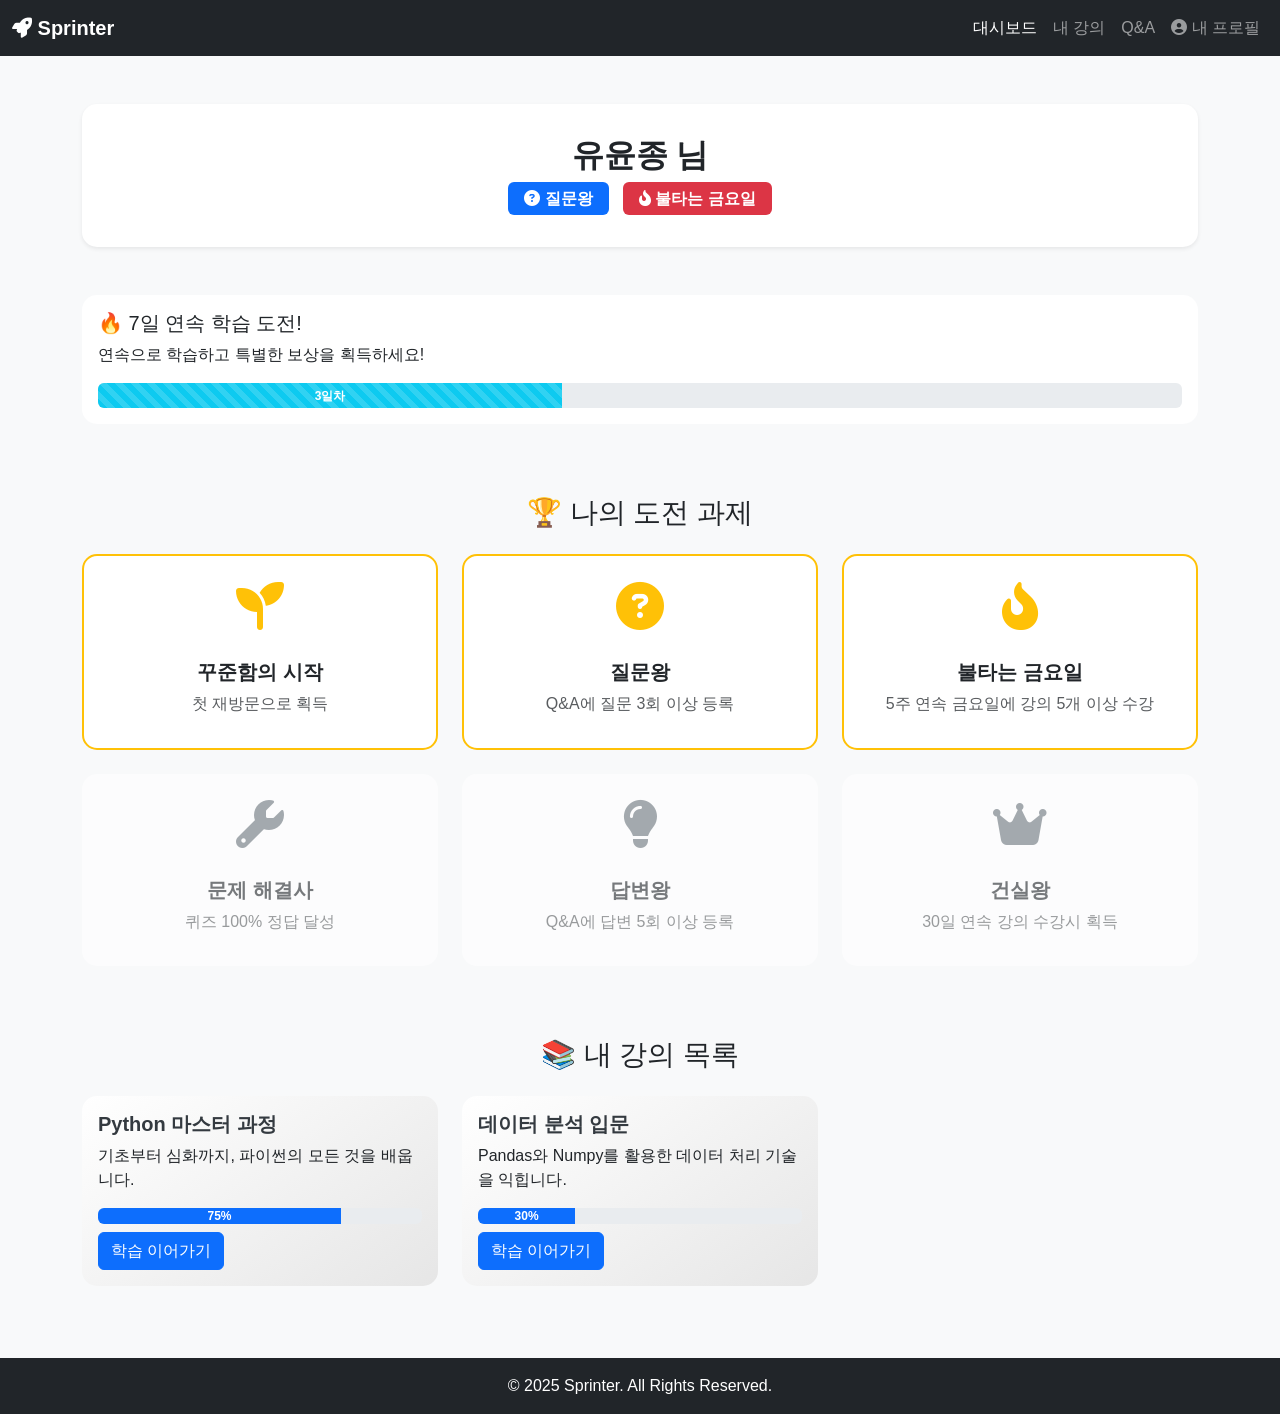
<file: User log data analysis for a subscription-based lecture service/gamified_dashboard/index.html>
<!DOCTYPE html>
<html lang="ko">
<head>
    <meta charset="UTF-8">
    <meta name="viewport" content="width=device-width, initial-scale=1.0">
    <title>My Dashboard - Sprinter</title>
    <!-- Bootstrap CSS CDN -->
    <link href="https://cdn.jsdelivr.net/npm/bootstrap@5.3.3/dist/css/bootstrap.min.css" rel="stylesheet">
    <!-- Font Awesome CDN -->
    <link rel="stylesheet" href="https://cdnjs.cloudflare.com/ajax/libs/font-awesome/6.5.2/css/all.min.css">
    <!-- Custom CSS -->
    <link rel="stylesheet" href="style.css">
</head>
<body>

    <!-- Navigation Bar -->
    <nav class="navbar navbar-expand-lg navbar-dark bg-dark">
        <div class="container-fluid">
            <a class="navbar-brand" href="#"><i class="fas fa-rocket"></i> Sprinter</a>
            <button class="navbar-toggler" type="button" data-bs-toggle="collapse" data-bs-target="#navbarNav">
                <span class="navbar-toggler-icon"></span>
            </button>
            <div class="collapse navbar-collapse" id="navbarNav">
                <ul class="navbar-nav ms-auto">
                    <li class="nav-item">
                        <a class="nav-link active" href="#">대시보드</a>
                    </li>
                    <li class="nav-item">
                        <a class="nav-link" href="#">내 강의</a>
                    </li>
                    <li class="nav-item">
                        <a class="nav-link" href="#">Q&A</a>
                    </li>
                    <li class="nav-item">
                        <a class="nav-link" href="#">
                            <i class="fas fa-user-circle"></i> 내 프로필
                        </a>
                    </li>
                </ul>
            </div>
        </div>
    </nav>

    <!-- Main Content -->
    <div class="container mt-5">
        <!-- Profile Section -->
        <section id="profile" class="mb-5">
            <div class="card shadow-sm">
                <div class="card-body text-center">
                    <h2 class="card-title pt-3">유윤종 님</h2>
                    <p class="text-muted">
                        <span class="badge bg-primary"><i class="fas fa-question-circle"></i> 질문왕</span>
                        <span class="badge bg-danger"><i class="fas fa-fire-alt"></i> 불타는 금요일</span>
                    </p>
                </div>
            </div>
        </section>

        <!-- Gamification Elements -->
        <section id="gamification-elements" class="mb-5">
            <div class="row">
                <!-- Continuous Learning Tracker -->
                <div class="col-md-12 mb-4">
                    <div class="card">
                        <div class="card-body">
                            <h5 class="card-title">🔥 7일 연속 학습 도전!</h5>
                            <p class="card-text">연속으로 학습하고 특별한 보상을 획득하세요!</p>
                            <div class="progress" style="height: 25px;">
                                <div class="progress-bar bg-info progress-bar-striped progress-bar-animated" role="progressbar" style="width: 42.8%;" aria-valuenow="3" aria-valuemin="0" aria-valuemax="7">3일차</div>
                            </div>
                        </div>
                    </div>
                </div>
            </div>
        </section>
        
        <!-- Achievements Section -->
        <section id="achievements" class="mb-5">
            <h3 class="mb-4 text-center">🏆 나의 도전 과제</h3>
            <div class="row">
                <!-- Achievement Item 1 (Unlocked) -->
                <div class="col-md-4 col-sm-6 mb-4">
                    <div class="card achievement-card unlocked">
                        <div class="card-body text-center">
                            <div class="icon mb-3"><i class="fas fa-seedling"></i></div>
                            <h5>꾸준함의 시작</h5>
                            <p class="text-muted">첫 재방문으로 획득</p>
                        </div>
                    </div>
                </div>
                <!-- Achievement Item 2 (Unlocked) -->
                <div class="col-md-4 col-sm-6 mb-4">
                    <div class="card achievement-card unlocked">
                        <div class="card-body text-center">
                            <div class="icon mb-3"><i class="fas fa-question-circle"></i></div>
                            <h5>질문왕</h5>
                            <p class="text-muted">Q&A에 질문 3회 이상 등록</p>
                        </div>
                    </div>
                </div>
                <!-- Achievement Item 3 (Unlocked) -->
                <div class="col-md-4 col-sm-6 mb-4">
                    <div class="card achievement-card unlocked">
                        <div class="card-body text-center">
                            <div class="icon mb-3"><i class="fas fa-fire-alt"></i></div>
                            <h5>불타는 금요일</h5>
                            <p class="text-muted">5주 연속 금요일에 강의 5개 이상 수강</p>
                        </div>
                    </div>
                </div>
                <!-- Achievement Item 4 (Locked) -->
                <div class="col-md-4 col-sm-6 mb-4">
                    <div class="card achievement-card locked">
                        <div class="card-body text-center">
                            <div class="icon mb-3"><i class="fas fa-wrench"></i></div>
                            <h5>문제 해결사</h5>
                            <p class="text-muted">퀴즈 100% 정답 달성</p>
                        </div>
                    </div>
                </div>
                <!-- Achievement Item 5 (Locked) -->
                <div class="col-md-4 col-sm-6 mb-4">
                    <div class="card achievement-card locked">
                        <div class="card-body text-center">
                            <div class="icon mb-3"><i class="fas fa-lightbulb"></i></div>
                            <h5>답변왕</h5>
                            <p class="text-muted">Q&A에 답변 5회 이상 등록</p>
                        </div>
                    </div>
                </div>
                 <div class="col-md-4 col-sm-6 mb-4">
                    <div class="card achievement-card locked">
                        <div class="card-body text-center">
                            <div class="icon mb-3"><i class="fas fa-crown"></i></div>
                            <h5>건실왕</h5>
                            <p class="text-muted">30일 연속 강의 수강시 획득</p>
                        </div>
                    </div>
                </div>
            </div>
        </section>

        <!-- My Courses Section -->
        <section id="my-courses">
            <h3 class="mb-4 text-center">📚 내 강의 목록</h3>
            <div class="row">
                <!-- Course Item 1 -->
                <div class="col-md-6 col-lg-4 mb-4">
                    <div class="card course-card">
                        <div class="card-body">
                            <h5 class="card-title">Python 마스터 과정</h5>
                            <p class="card-text">기초부터 심화까지, 파이썬의 모든 것을 배웁니다.</p>
                            <div class="progress mb-2">
                                <div class="progress-bar" role="progressbar" style="width: 75%;" aria-valuenow="75" aria-valuemin="0" aria-valuemax="100">75%</div>
                            </div>
                            <a href="#" class="btn btn-primary">학습 이어가기</a>
                        </div>
                    </div>
                </div>
                <!-- Course Item 2 -->
                <div class="col-md-6 col-lg-4 mb-4">
                    <div class="card course-card">
                        <div class="card-body">
                            <h5 class="card-title">데이터 분석 입문</h5>
                            <p class="card-text">Pandas와 Numpy를 활용한 데이터 처리 기술을 익힙니다.</p>
                            <div class="progress mb-2">
                                <div class="progress-bar" role="progressbar" style="width: 30%;" aria-valuenow="30" aria-valuemin="0" aria-valuemax="100">30%</div>
                            </div>
                            <a href="#" class="btn btn-primary">학습 이어가기</a>
                        </div>
                    </div>
                </div>
            </div>
        </section>
    </div>

    <!-- Footer -->
    <footer class="bg-dark text-white text-center p-3 mt-5">
        <p class="mb-0">&copy; 2025 Sprinter. All Rights Reserved.</p>
    </footer>

    <!-- Bootstrap JS Bundle -->
    <script src="https://cdn.jsdelivr.net/npm/bootstrap@5.3.3/dist/js/bootstrap.bundle.min.js"></script>
    <!-- Custom JS -->
    <script src="script.js"></script>
</body>
</html>
</file>
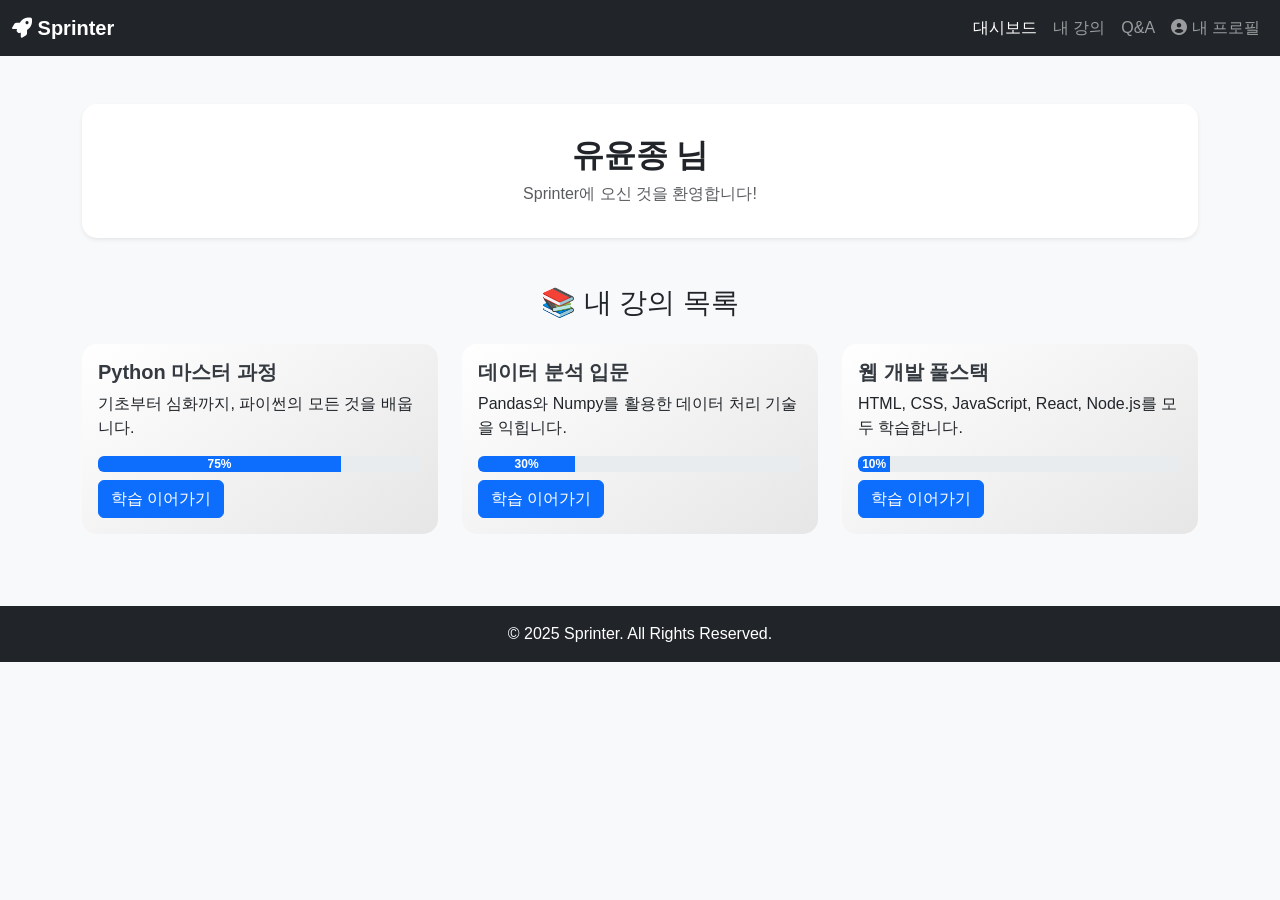
<file: User log data analysis for a subscription-based lecture service/gamified_dashboard/dashboard_control.html>
<!DOCTYPE html>
<html lang="ko">
<head>
    <meta charset="UTF-8">
    <meta name="viewport" content="width=device-width, initial-scale=1.0">
    <title>My Dashboard - Sprinter</title>
    <!-- Bootstrap CSS CDN -->
    <link href="https://cdn.jsdelivr.net/npm/bootstrap@5.3.3/dist/css/bootstrap.min.css" rel="stylesheet">
    <!-- Font Awesome CDN -->
    <link rel="stylesheet" href="https://cdnjs.cloudflare.com/ajax/libs/font-awesome/6.5.2/css/all.min.css">
    <!-- Custom CSS -->
    <link rel="stylesheet" href="style.css">
</head>
<body>

    <!-- Navigation Bar -->
    <nav class="navbar navbar-expand-lg navbar-dark bg-dark">
        <div class="container-fluid">
            <a class="navbar-brand" href="#"><i class="fas fa-rocket"></i> Sprinter</a>
            <button class="navbar-toggler" type="button" data-bs-toggle="collapse" data-bs-target="#navbarNav">
                <span class="navbar-toggler-icon"></span>
            </button>
            <div class="collapse navbar-collapse" id="navbarNav">
                <ul class="navbar-nav ms-auto">
                    <li class="nav-item">
                        <a class="nav-link active" href="#">대시보드</a>
                    </li>
                    <li class="nav-item">
                        <a class="nav-link" href="#">내 강의</a>
                    </li>
                    <li class="nav-item">
                        <a class="nav-link" href="#">Q&A</a>
                    </li>
                    <li class="nav-item">
                        <a class="nav-link" href="#">
                            <i class="fas fa-user-circle"></i> 내 프로필
                        </a>
                    </li>
                </ul>
            </div>
        </div>
    </nav>

    <!-- Main Content -->
    <div class="container mt-5">
        <!-- Profile Section -->
        <section id="profile" class="mb-5">
            <div class="card shadow-sm">
                <div class="card-body text-center">
                    <h2 class="card-title pt-3">유윤종 님</h2>
                    <p class="text-muted">Sprinter에 오신 것을 환영합니다!</p>
                </div>
            </div>
        </section>

        <!-- My Courses Section -->
        <section id="my-courses">
            <h3 class="mb-4 text-center">📚 내 강의 목록</h3>
            <div class="row">
                <!-- Course Item 1 -->
                <div class="col-md-6 col-lg-4 mb-4">
                    <div class="card course-card">
                        <div class="card-body">
                            <h5 class="card-title">Python 마스터 과정</h5>
                            <p class="card-text">기초부터 심화까지, 파이썬의 모든 것을 배웁니다.</p>
                            <div class="progress mb-2">
                                <div class="progress-bar" role="progressbar" style="width: 75%;" aria-valuenow="75" aria-valuemin="0" aria-valuemax="100">75%</div>
                            </div>
                            <a href="#" class="btn btn-primary">학습 이어가기</a>
                        </div>
                    </div>
                </div>
                <!-- Course Item 2 -->
                <div class="col-md-6 col-lg-4 mb-4">
                    <div class="card course-card">
                        <div class="card-body">
                            <h5 class="card-title">데이터 분석 입문</h5>
                            <p class="card-text">Pandas와 Numpy를 활용한 데이터 처리 기술을 익힙니다.</p>
                            <div class="progress mb-2">
                                <div class="progress-bar" role="progressbar" style="width: 30%;" aria-valuenow="30" aria-valuemin="0" aria-valuemax="100">30%</div>
                            </div>
                            <a href="#" class="btn btn-primary">학습 이어가기</a>
                        </div>
                    </div>
                </div>
                 <!-- Course Item 3 -->
                <div class="col-md-6 col-lg-4 mb-4">
                    <div class="card course-card">
                        <div class="card-body">
                            <h5 class="card-title">웹 개발 풀스택</h5>
                            <p class="card-text">HTML, CSS, JavaScript, React, Node.js를 모두 학습합니다.</p>
                            <div class="progress mb-2">
                                <div class="progress-bar" role="progressbar" style="width: 10%;" aria-valuenow="10" aria-valuemin="0" aria-valuemax="100">10%</div>
                            </div>
                            <a href="#" class="btn btn-primary">학습 이어가기</a>
                        </div>
                    </div>
                </div>
            </div>
        </section>
    </div>

    <!-- Footer -->
    <footer class="bg-dark text-white text-center p-3 mt-5">
        <p class="mb-0">&copy; 2025 Sprinter. All Rights Reserved.</p>
    </footer>

    <!-- Bootstrap JS Bundle -->
    <script src="https://cdn.jsdelivr.net/npm/bootstrap@5.3.3/dist/js/bootstrap.bundle.min.js"></script>
</body>
</html>
</file>
<file: User log data analysis for a subscription-based lecture service/gamified_dashboard/style.css>
/* General Styles */
body {
    background-color: #f8f9fa;
    font-family: 'Noto Sans KR', sans-serif;
}

.navbar-brand {
    font-weight: bold;
}

.card {
    border: none;
    border-radius: 15px;
    transition: transform 0.2s ease-in-out, box-shadow 0.2s ease-in-out;
}

.card:hover {
    transform: translateY(-5px);
    box-shadow: 0 10px 20px rgba(0,0,0,0.1);
}

/* Profile Section */
#profile .card-title {
    font-size: 2rem;
    font-weight: bold;
}

#profile .badge {
    font-size: 1rem;
    padding: 0.5em 1em;
    margin: 0 5px;
}

/* Achievements Section */
.achievement-card {
    background-color: #ffffff;
    cursor: pointer;
}

.achievement-card .icon {
    font-size: 3rem;
    color: #dee2e6; /* Default locked color */
}

.achievement-card.unlocked .icon {
    color: #ffc107; /* Gold for unlocked */
}

.achievement-card.unlocked {
    border: 2px solid #ffc107;
}

.achievement-card.locked {
    opacity: 0.6;
}

.achievement-card.locked .icon {
    color: #6c757d;
}

.achievement-card h5 {
    font-weight: bold;
    margin-top: 10px;
}

/* Course Card */
.course-card {
    background: linear-gradient(145deg, #ffffff, #e6e6e6);
}

.course-card .card-title {
    color: #343a40;
    font-weight: bold;
}

.progress-bar {
    font-weight: bold;
}

/* Footer */
footer {
    padding: 20px 0;
}
</file>
